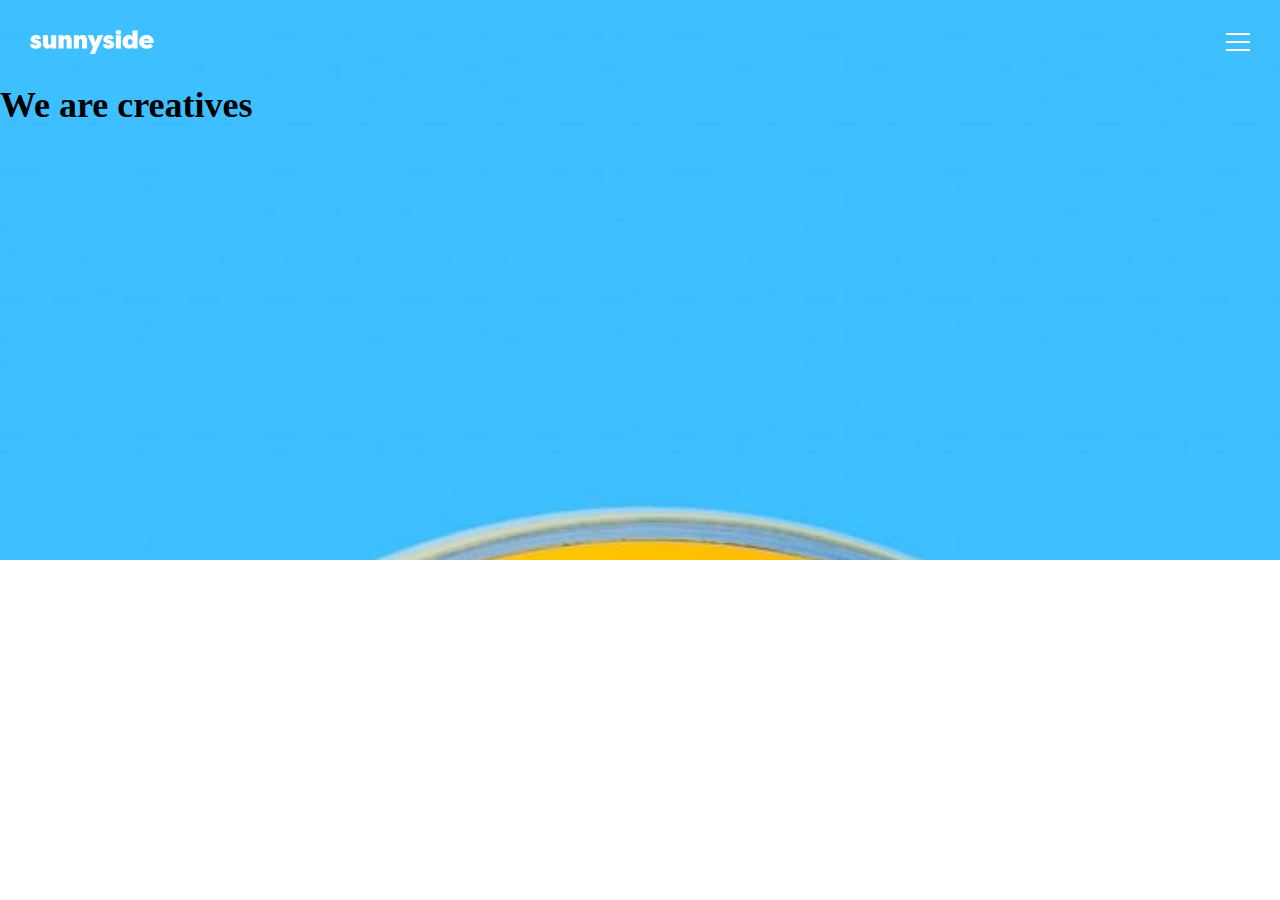
<file: 1- sunnyside-agency/index.html>
<!DOCTYPE html>
<html lang="en">

<head>
  <meta charset="UTF-8">
  <meta name="viewport" content="width=device-width, initial-scale=1.0">

  <link rel="icon" type="image/png" sizes="32x32" href="./images/favicon-32x32.png">

  <title>Frontend Mentor | Sunnyside agency landing page</title>
  <link rel="stylesheet" href="estilos.css">

</head>

<body>

   <header class="header">
    <nav class="container">
      <img src="images/logo.svg" alt="" class="container__logo">
      <img src="images/icon-hamburger.svg" alt="" class="nav__menu">
    </nav>

    <section class="container__text">
      <h1 class="container__title">We are creatives</h1>
    </section>

   </header>



  <!-- About
  Services
  Projects
  Contact

  We are creatives

  Transform your brand

  We are a full-service creative agency specializing in helping brands grow fast.
  Engage your clients through compelling visuals that do most of the marketing for you.

  Learn more

  Stand out to the right audience

  Using a collaborative formula of designers, researchers, photographers, videographers, and copywriters, we’ll build
  and extend your brand in digital places.

  Learn more

  Graphic design
  Great design makes you memorable. We deliver artwork that underscores your brand message and captures potential
  clients’ attention.

  Photography
  Increase your credibility by getting the most stunning, high-quality photos that improve your business image.

  Client testimonials

  We put our trust in Sunnyside and they delivered, making sure our needs were met and deadlines were always hit.
  Emily R.
  Marketing Director

  Sunnyside’s enthusiasm coupled with their keen interest in our brand’s success made it a satisfying and enjoyable
  experience.
  Thomas S.
  Chief Operating Officer

  Incredible end result! Our sales increased over 400% when we worked with Sunnyside. Highly recommended!
  Jennie F.
  Business Owner

  About
  Services
  Projects
  Contact -->


</body>

</html>
</file>
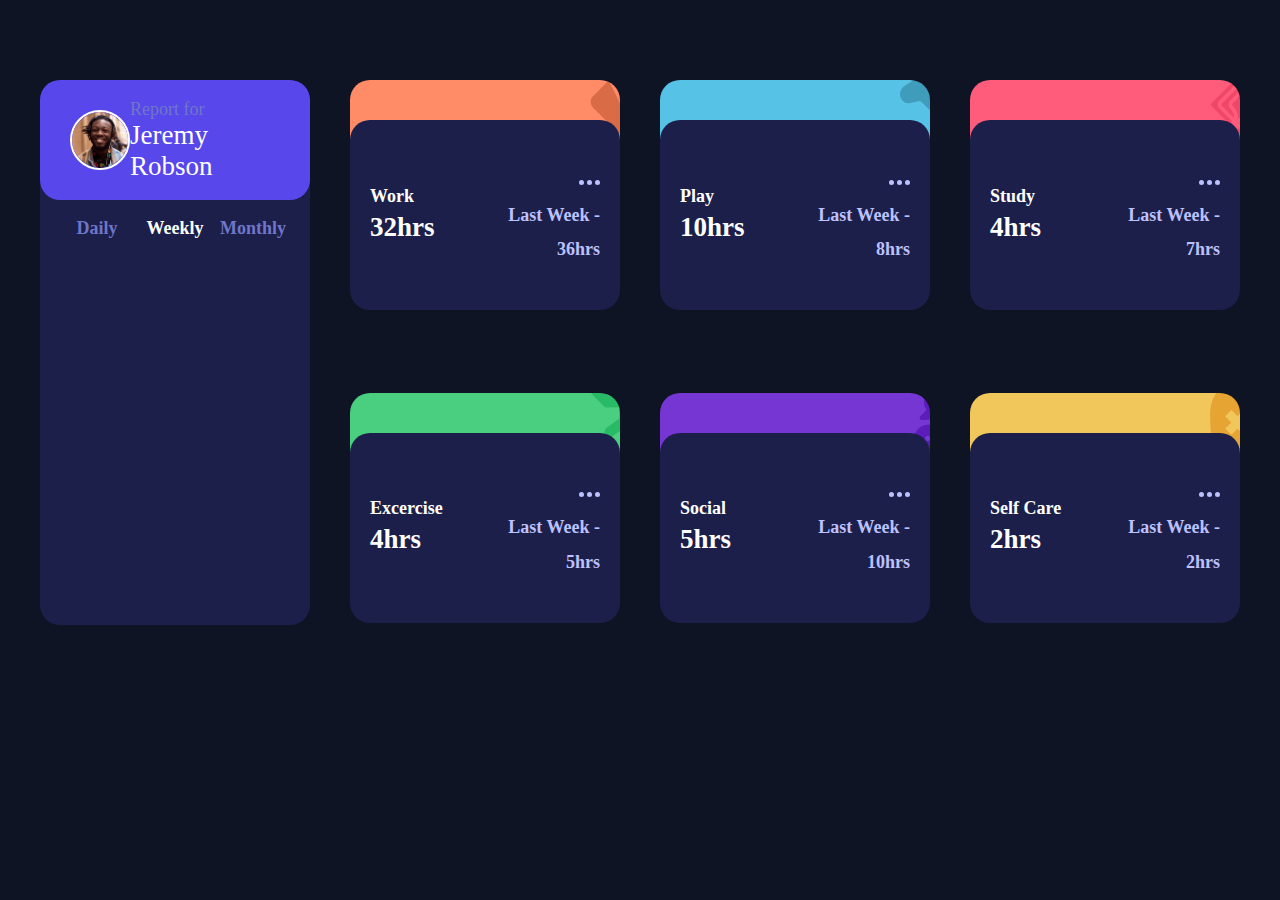
<file: 2- time-tracking-dashboard-main/index.html>
<!DOCTYPE html>
<html lang="en">
<head>
  <meta charset="UTF-8">
  <meta name="viewport" content="width=device-width, initial-scale=1.0"> <!-- displays site properly based on user's device -->

  <link rel="icon" type="image/png" sizes="32x32" href="./images/favicon-32x32.png">
  <title>Frontend Mentor | Time tracking dashboard</title>
  <link rel="stylesheet" href="estilos.css">
</head>
<body>

  <section class="card__person card1">
    <div class="card__profile">
      <img src="images/image-jeremy.png" alt="" class="card__img">
      <div class="card__datos">
        <h4 class="card__title">Report for</h4>
        <h2 class="card__name">Jeremy Robson</h2>
      </div>

    </div>
    <div class="card__date">
      <h4 class="card__daily">Daily</h4>
      <h4 class="card__weekly">Weekly</h4>
      <h4 class="card__monthly">Monthly</h4>
    </div>
  </section>

  <section class="card__horus card__person card2">
    <div class="card__picture"></div>
    <div class="card__color">
      <div class="card__texts">
        <h4 class="card__info">Work</h4>
        <h2 class="card__week">32hrs</h2>
      </div>
      <div class="card__descripcion">
        <img src="images/icon-ellipsis.svg" class="card__points">
        <h4 class="last">Last Week - 36hrs</h4>
      </div>
    </div>
  </section>

  <section class="card__horus card__person card__horus--1 card3">
    <div class="card__picture card__picture--1"></div>
    <div class="card__color">
      <div class="card__texts">
        <h4 class="card__info">Play</h4>
        <h2 class="card__week">10hrs</h2>
      </div>
      <div class="card__descripcion">
        <img src="images/icon-ellipsis.svg" class="card__points">
        <h4 class="last">Last Week - 8hrs</h4>
      </div>
    </div>
  </section>

  <section class="card__horus card__person card__horus--2 card4">
    <div class="card__picture card__picture--2"></div>
    <div class="card__color">
      <div class="card__texts">
        <h4 class="card__info">Study</h4>
        <h2 class="card__week">4hrs</h2>
      </div>
      <div class="card__descripcion">
        <img src="images/icon-ellipsis.svg" class="card__points">
        <h4 class="last">Last Week - 7hrs</h4>
      </div>
    </div>
  </section>
  
  <section class="card__horus card__person card__horus--3 card5">
    <div class="card__picture card__picture--3"></div>
    <div class="card__color">
      <div class="card__texts">
        <h4 class="card__info">Excercise</h4>
        <h2 class="card__week">4hrs</h2>
      </div>
      <div class="card__descripcion">
        <img src="images/icon-ellipsis.svg" class="card__points">
        <h4 class="last">Last Week - 5hrs</h4>
      </div>
    </div>
  </section>
  
  <section class="card__horus card__person card__horus--4 card6">
    <div class="card__picture card__picture--4"></div>
    <div class="card__color">
      <div class="card__texts">
        <h4 class="card__info">Social</h4>
        <h2 class="card__week">5hrs</h2>
      </div>
      <div class="card__descripcion">
        <img src="images/icon-ellipsis.svg" class="card__points">
        <h4 class="last">Last Week - 10hrs</h4>
      </div>
    </div>
  </section>

  <section class="card__horus card__person card__horus--5 card7">
    <div class="card__picture card__picture--5"></div>
    <div class="card__color">
      <div class="card__texts">
        <h4 class="card__info">Self Care</h4>
        <h2 class="card__week">2hrs</h2>
      </div>
      <div class="card__descripcion">
        <img src="images/icon-ellipsis.svg" class="card__points">
        <h4 class="last">Last Week - 2hrs</h4>
      </div>
    </div>
  </section>

  

</body>
</html>
</file>
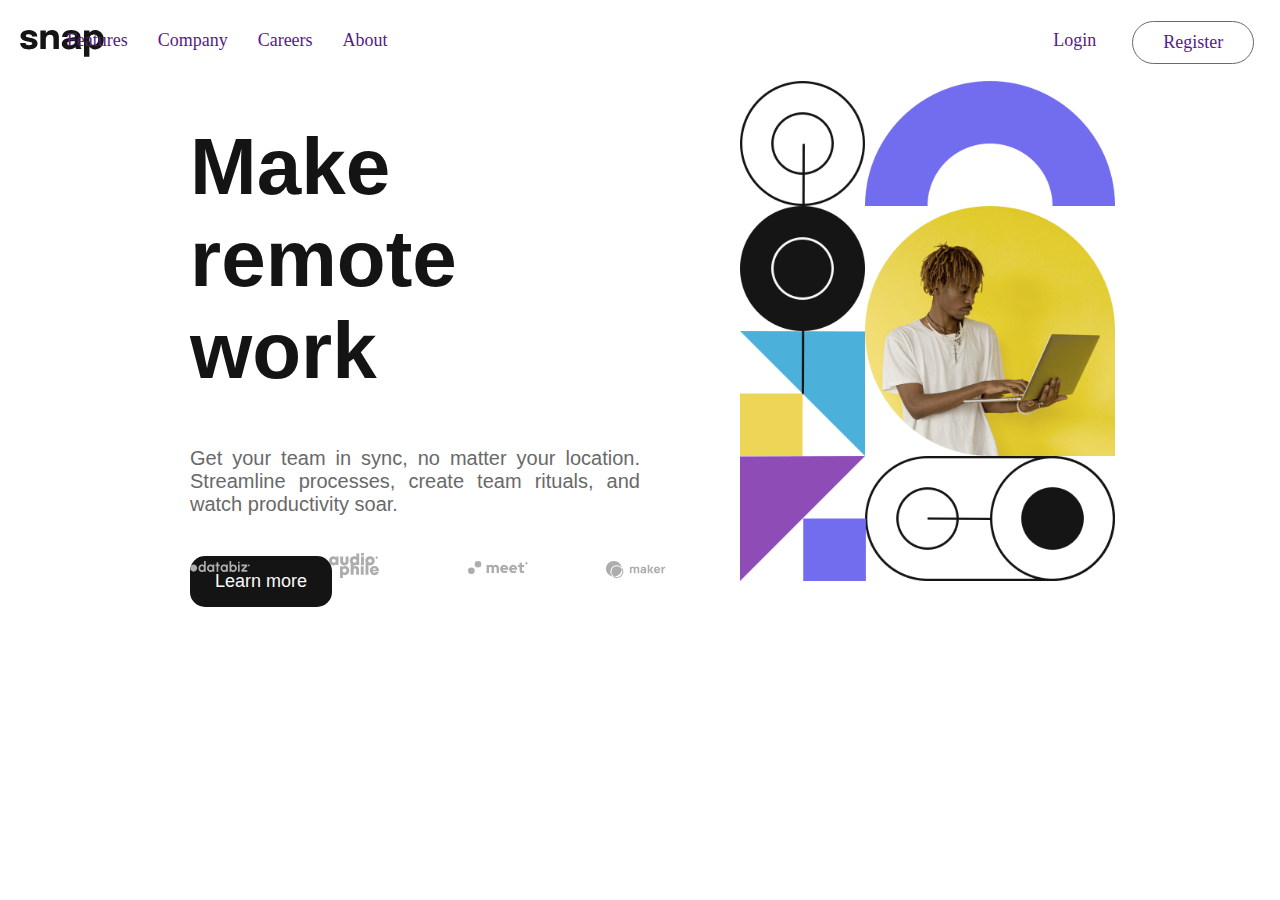
<file: 3- intro-section-with-dropdown-navigation-main/index.html>
<!DOCTYPE html>
<html lang="en">
<head>
  <meta charset="UTF-8">
  <meta name="viewport" content="width=device-width, initial-scale=1.0"> <!-- displays site properly based on user's device -->

  <link rel="icon" type="image/png" sizes="32x32" href="./images/favicon-32x32.png">
  
  <title>Frontend Mentor | Intro section with dropdown navigation</title>
  <link rel="stylesheet" href="styles.css">
</head>
<body>

  <section class="card__principal">
    <nav class="card__nav">
      <img src="images/logo.svg" alt="" class="card__logo">
      <img src="images/icon-menu.svg" alt="" class="card__menu">
      <div class="rigth">
        <a href="" class="nav7 nav1">Features </a>
        <a href="" class="nav7 nav2">Company </a>
        <a href="" class="nav7 nav3">Careers</a>
        <a href="" class="nav7 nav4">About</a>
      </div>
      <div class="left">
        <a href="" class="nav7 nav5">Login</a>
        <a href="" class="nav7 nav6">Register</a>
      </div>
    </nav>
  </section>
  <div class="card__img">
    <!-- <img src="images/image-hero-mobile.png" alt="" class="card__profileimage"> -->
    <div class="card__profileimage"></div>
  </div>

  <section class="card">
    <div class="card__profileimage2"></div>
    <div class="card__title">
      <h2 class="card__titletext">Make remote work</h2>
      <p class="card__paragragh">Get your team in sync, no matter your location. Streamline processes, 
        create team rituals, and watch productivity soar.</p>
      <a href="" class="card__botton">Learn more</a>
    </div>
    
  </section>

  <section class="card__icon card__principal">
    <div class="card__icons">
      <img src="images/client-databiz.svg" alt="" class="data">
      <img src="images/client-audiophile.svg" alt="" class="data data--1">
      <img src="images/client-meet.svg" alt="" class="data">
      <img src="images/client-maker.svg" alt="" class="data">
    </div>
  </section>
</body>
</html>
</file>
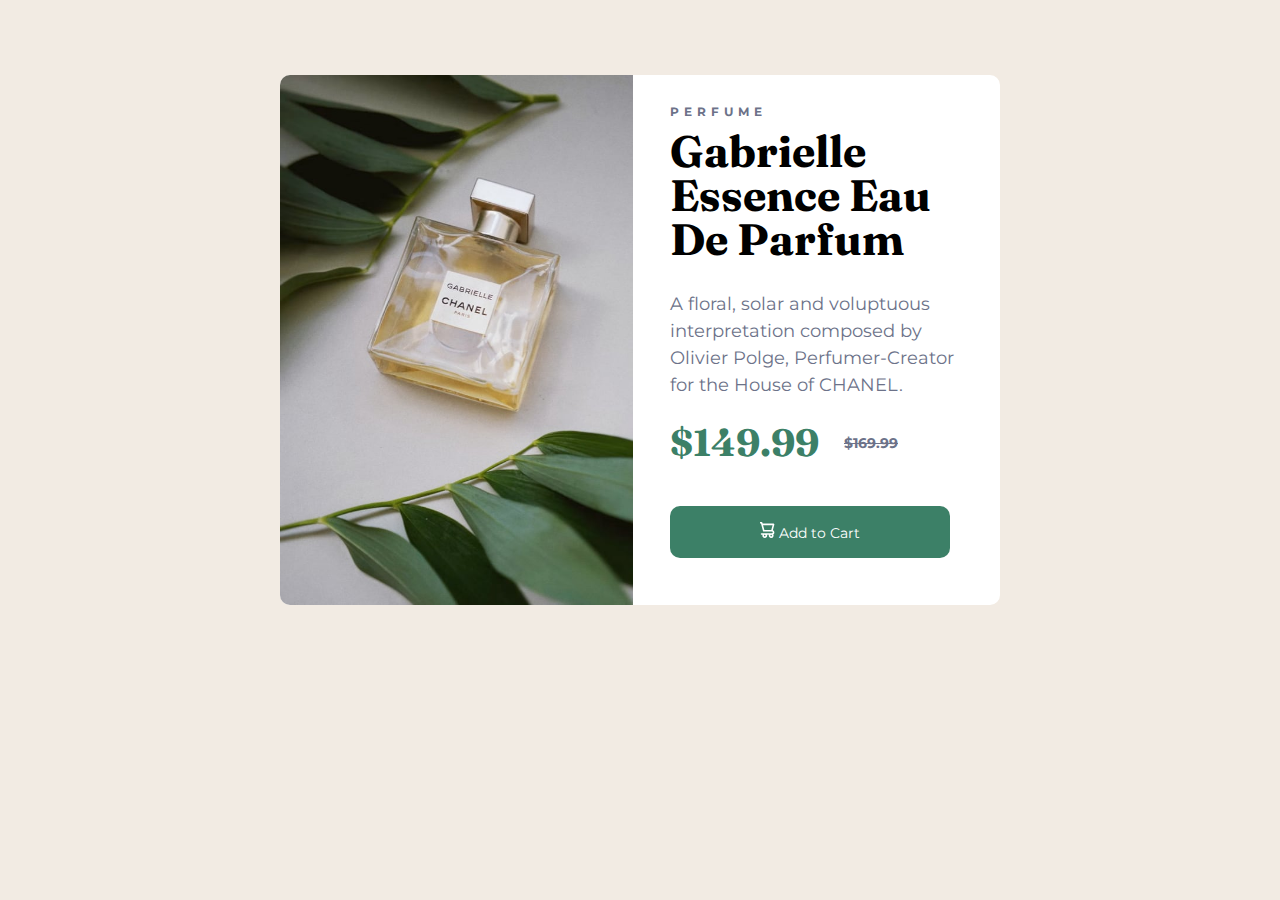
<file: 4-product-preview-card-component-main/index.html>
<!DOCTYPE html>
<html lang="en">
<head>
  <meta charset="UTF-8">
  <meta name="viewport" content="width=device-width, initial-scale=1.0"> <!-- displays site properly based on user's device -->

  <link rel="icon" type="image/png" sizes="32x32" href="./images/favicon-32x32.png">
  
  <title>Frontend Mentor | Product preview card component</title>
  <link rel="stylesheet" href="style.css">
  <link rel="preconnect" href="https://fonts.googleapis.com">
<link rel="preconnect" href="https://fonts.gstatic.com" crossorigin>
<link href="https://fonts.googleapis.com/css2?family=Fraunces:opsz,wght@9..144,700&family=Montserrat:wght@500;700&display=swap" rel="stylesheet">

</head>
<body>

  <section class="card">
    <div class="card__card">
      <div class="card__img"></div>
    </div>
    <div class="card__content">
      <h5 class="card__coment">PERFUME</h5>
      <h1 class="card__title">Gabrielle Essence Eau De Parfum</h1>
      <p class="card__paragraph">A floral, solar and voluptuous interpretation composed by Olivier Polge, 
        Perfumer-Creator for the House of CHANEL.</p>
      <div class="card__cantidad">
        <h3 class="card__price">$149.99</h3>
      <h4 class="card__price--1">$169.99</h4>
      </div>
      <div class="card__botton"> <img src="images/icon-cart.svg" alt="" class="card__icon"> Add to Cart</div>
    </div>

  </section>
  



  
  

  

  </div>
</body>
</html>
</file>
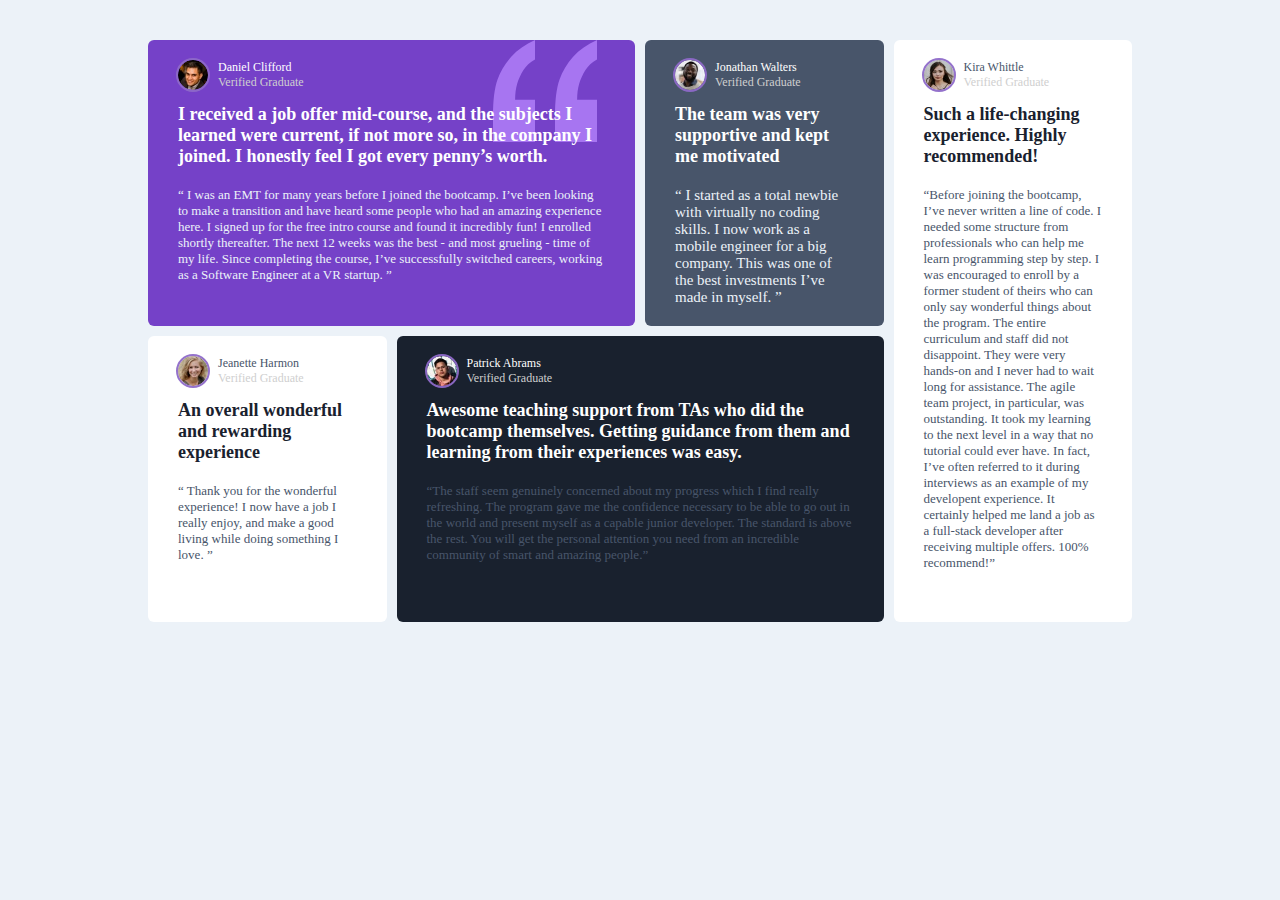
<file: 5- testimonials-grid-section-main/index.html>
<!DOCTYPE html>
<html lang="en">
<head>
  <meta charset="UTF-8">
  <meta name="viewport" content="width=device-width, initial-scale=1.0"> <!-- displays site properly based on user's device -->

  <link rel="icon" type="image/png" sizes="32x32" href="./images/favicon-32x32.png">
  
  <title>Frontend Mentor | [Challenge Name Here]</title>
  <link rel="stylesheet" href="style.css">

</head>
<body>

  <div class="container">
    <article class="card">
      <div class="content__inter">       
      <div class="header">    
        <img src="images/image-daniel.jpg" alt="" class="hero__img">
        <div class="text__div">
        <div class="hero__title">Daniel Clifford</div>
        <div class="hero__subtitle">Verified Graduate</div>
        </div>            
      </div>
      <div class="content">
        <p class="hero__paragraph">I received a job offer mid-course, and the subjects I learned were current, if not more so, 
          in the company I joined. I honestly feel I got every penny’s worth.</p>
        <p class="hero__second__paragraph">
          “ I was an EMT for many years before I joined the bootcamp. I’ve been looking to make a 
          transition and have heard some people who had an amazing experience here. I signed up 
          for the free intro course and found it incredibly fun! I enrolled shortly thereafter. 
          The next 12 weeks was the best - and most grueling - time of my life. Since completing 
          the course, I’ve successfully switched careers, working as a Software Engineer at a VR startup. ”
        </p>
      </div>
    </div>
    </article>
    <article class="card card--1">
      <div class="content__inter">       
      <div class="header">    
        <img src="images/image-jonathan.jpg" alt="" class="hero__img">
        <div class="text__div">
        <div class="hero__title">Jonathan Walters</div>
        <div class="hero__subtitle">Verified Graduate</div>
        </div>            
      </div>
      <div class="content">
        <p class="hero__paragraph">The team was very supportive and kept me motivated</p>
        <p class="hero__second__paragraph paragrahp--1">“ I started as a total newbie with virtually no coding skills. I now work as a mobile engineer 
          for a big company. This was one of the best investments I’ve made in myself. ”
        </p>
      </div>
    </div>
    </article>
    <article class="card card--2">
      <div class="content__inter">       
      <div class="header">    
        <img src="images/image-jeanette.jpg" alt="" class="hero__img">
        <div class="text__div">
        <div class="hero__title title--1">Jeanette Harmon</div>
        <div class="hero__subtitle">Verified Graduate</div>
        </div>            
      </div>
      <div class="content">
        <p class="hero__paragraph paragraph--2">An overall wonderful and rewarding experience</p>
        <p class="hero__second__paragraph paragraph--3">“ Thank you for the wonderful experience! I now have a job I really enjoy, and make a good living 
          while doing something I love. ”
        </p>
      </div>
    </div>
    </article>
    <article class="card card--3">
      <div class="content__inter">       
      <div class="header">    
        <img src="images/image-patrick.jpg" alt="" class="hero__img">
        <div class="text__div">
        <div class="hero__title">Patrick Abrams</div>
        <div class="hero__subtitle">Verified Graduate</div>
        </div>            
      </div>
      <div class="content">
        <p class="hero__paragraph">Awesome teaching support from TAs who did the bootcamp themselves. Getting guidance from them and 
          learning from their experiences was easy.</p>
        <p class="hero__second__paragraph paragraph--3">“The staff seem genuinely concerned about my progress which I find really refreshing. The program 
          gave me the confidence necessary to be able to go out in the world and present myself as a capable 
          junior developer. The standard is above the rest. You will get the personal attention you need from 
          an incredible community of smart and amazing people.”
        </p>
      </div>
    </div>
    </article>
    <article class="card card--4">
      <div class="content__inter">       
      <div class="header">    
        <img src="images/image-kira.jpg" alt="" class="hero__img">
        <div class="text__div">
        <div class="hero__title title--1">Kira Whittle</div>
        <div class="hero__subtitle">Verified Graduate</div>
        </div>            
      </div>
      <div class="content">
        <p class="hero__paragraph paragraph--2">Such a life-changing experience. Highly recommended!</p>
        <p class="hero__second__paragraph paragraph--3">“Before joining the bootcamp, I’ve never written a line of code. I needed some structure from 
          professionals who can help me learn programming step by step. I was encouraged to enroll by a former 
          student of theirs who can only say wonderful things about the program. The entire curriculum and staff 
          did not disappoint. They were very hands-on and I never had to wait long for assistance. The agile team 
          project, in particular, was outstanding. It took my learning to the next level in a way that no tutorial 
          could ever have. In fact, I’ve often referred to it during interviews as an example of my developent 
          experience. It certainly helped me land a job as a full-stack developer after receiving multiple offers. 
          100% recommend!” 
        </p>
      </div>
    </div>
    </article>
  </div> 
</body>
</html>
</file>
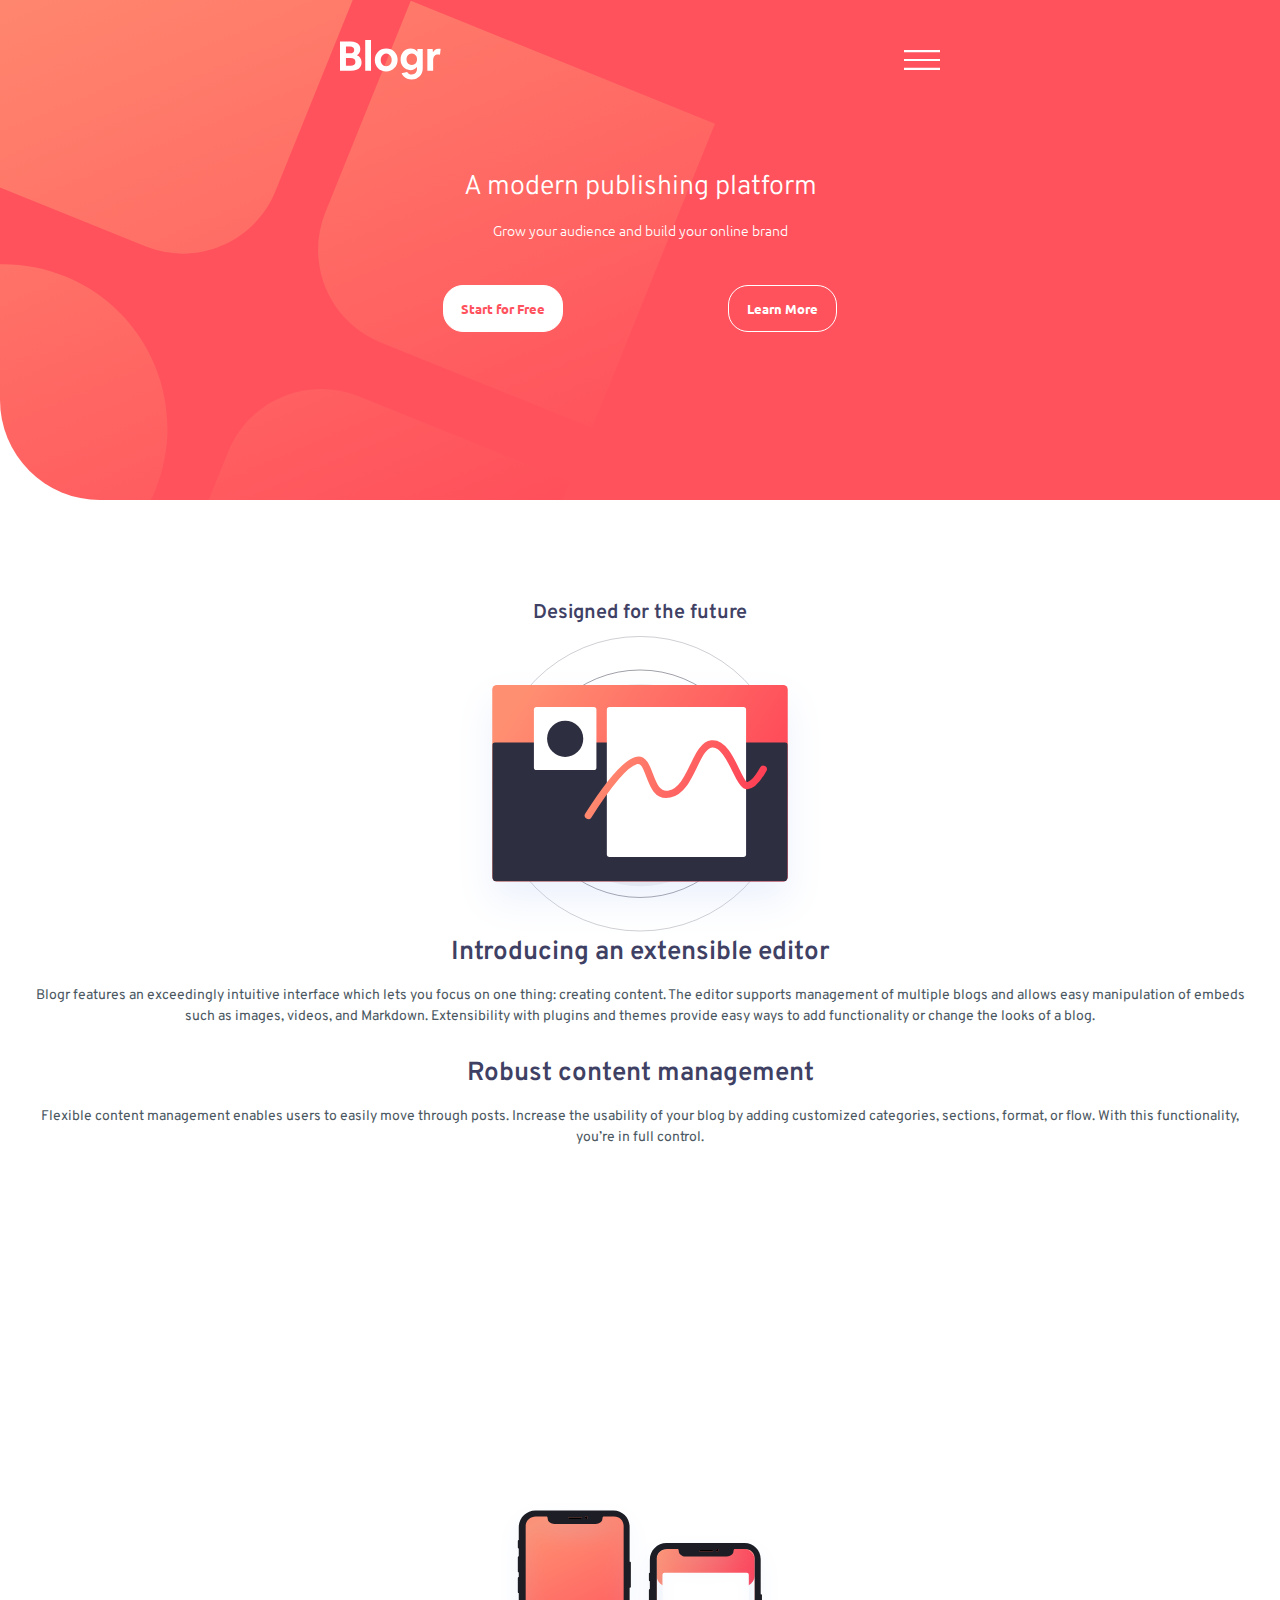
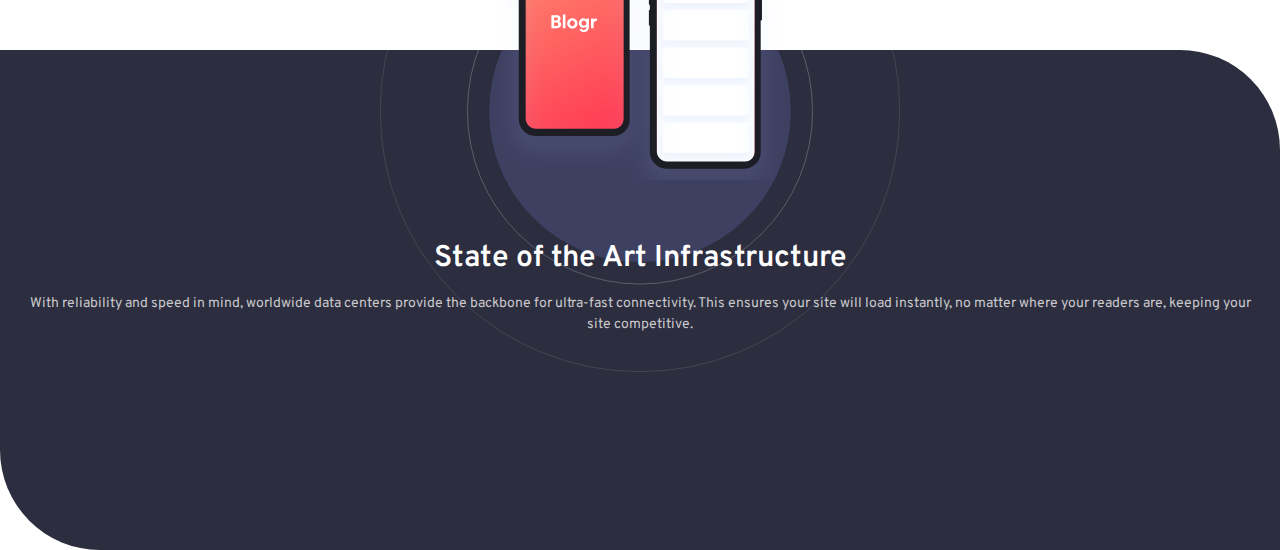
<file: 6- blogr-landing-page-main/index.html>
<!DOCTYPE html>
<html lang="en">
<head>
  <meta charset="UTF-8">
  <meta name="viewport" content="width=device-width, initial-scale=1.0"> <!-- displays site properly based on user's device -->

  <link rel="icon" type="image/png" sizes="32x32" href="./images/favicon-32x32.png">
  
  <title>Frontend Mentor | [Blogr]</title>
  <link rel="stylesheet" href="styles.css">
</head>
<body>
<div class="conteiner__grid">
<div class="conteiner">
  <header class="conteiner__box">
    <nav class="nav__container">
      <img src="images/logo.svg" alt="" class="nav__logo">
      <img src="images/icon-hamburger.svg" alt="" class="nav__menu">
    </nav>
    <div class="box">
      <div class="title">A modern publishing platform</div>
      <p class="paragraph">Grow your audience and build your online brand</p>
      <div class="ctas">
        <a href="" class="bottom bottom1">Start for Free</a>
        <a href="" class="bottom">Learn More</a>
      </div>
    </div>
  </header>
</div>

<section class="conteiner__2">
  <div class="title__2">Designed for the future</div>
  <div class="img__compu">
    <div class="img__computer"></div>
  </div>
  <div class="conteiner__texts">
    <div class="title__item title__2">Introducing an extensible editor</div>
    <p class="paragraph__item">Blogr features an exceedingly intuitive interface which lets you focus on one thing:
      creating content.
      The editor supports management of multiple blogs and allows easy manipulation of embeds such as images,
      videos, and Markdown. Extensibility with plugins and themes provide easy ways to add functionality or
      change the looks of a blog.</p>
    <div class="title__item2 title__2">Robust content management</div>
    <p class="paragraph__item">Flexible content management enables users to easily move through posts. Increase the
      usability of your blog
      by adding customized categories, sections, format, or flow. With this functionality, you’re in full control.</p>
  </div>

</section>

<section class="conteiner__3">
  <div class="img__tel">
  </div>
  <div class="conteiner__texts2">
    <div class="title__item2 title__item3">State of the Art Infrastructure</div>
    <p class="paragraph__item paragraph__2">With reliability and speed in mind, worldwide data centers provide the backbone for ultra-fast connectivity. 
      This ensures your site will load instantly, no matter where your readers are, keeping your site competitive.</p>
  </div>

</section>




</div>
    <!-- 
    

    
    


    

    
    

    Free, open, simple
    Blogr is a free and open source application backed by a large community of helpful developers. It supports 
    features such as code syntax highlighting, RSS feeds, social media integration, third-party commenting tools, 
    and works seamlessly with Google Analytics. The architecture is clean and is relatively easy to learn.

    Powerful tooling
    Batteries included. We built a simple and straightforward CLI tool that makes customization and deployment a breeze, but
    capable of producing even the most complicated sites.

    Product

    Overview
    Pricing
    Marketplace
    Features
    Integrations

    Company

    About
    Team
    Blog
    Careers

    Connect
    
    Contact
    Newsletter
    LinkedIn -->

</body>
</html>
</file>
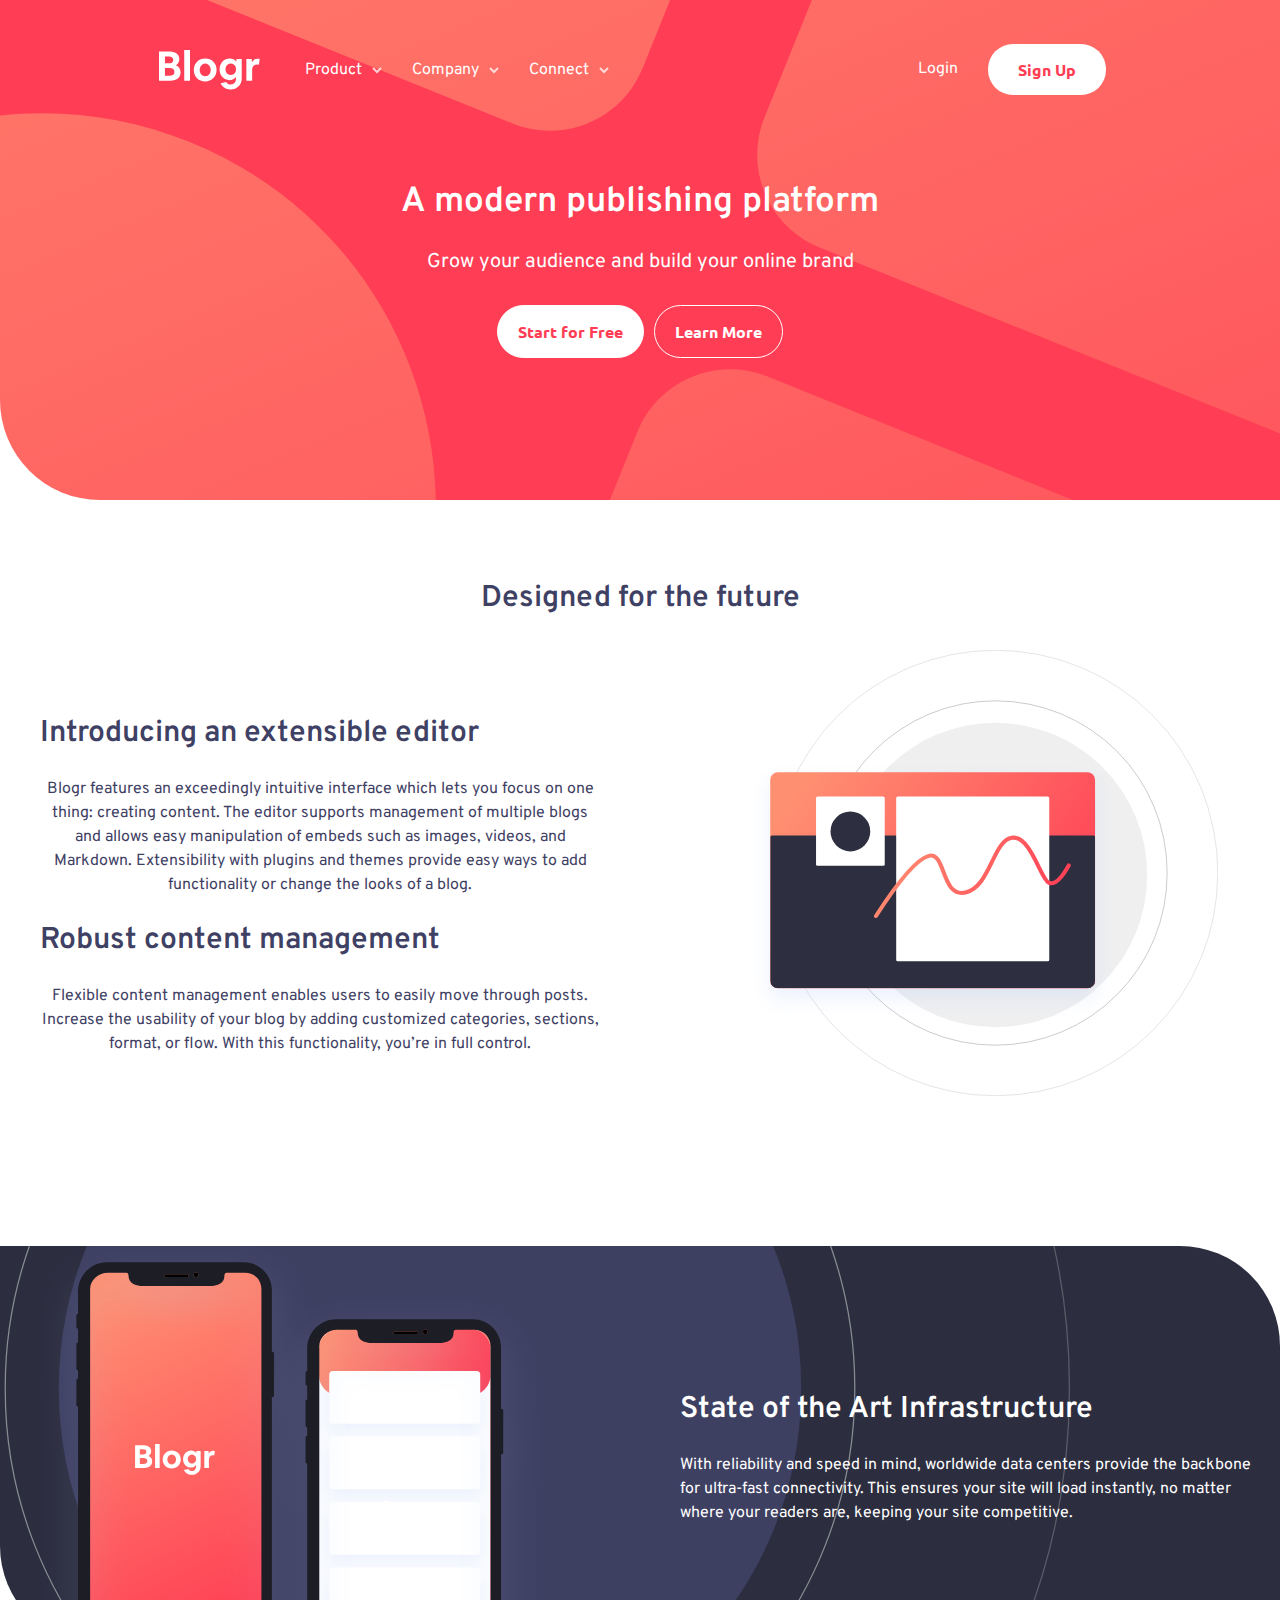
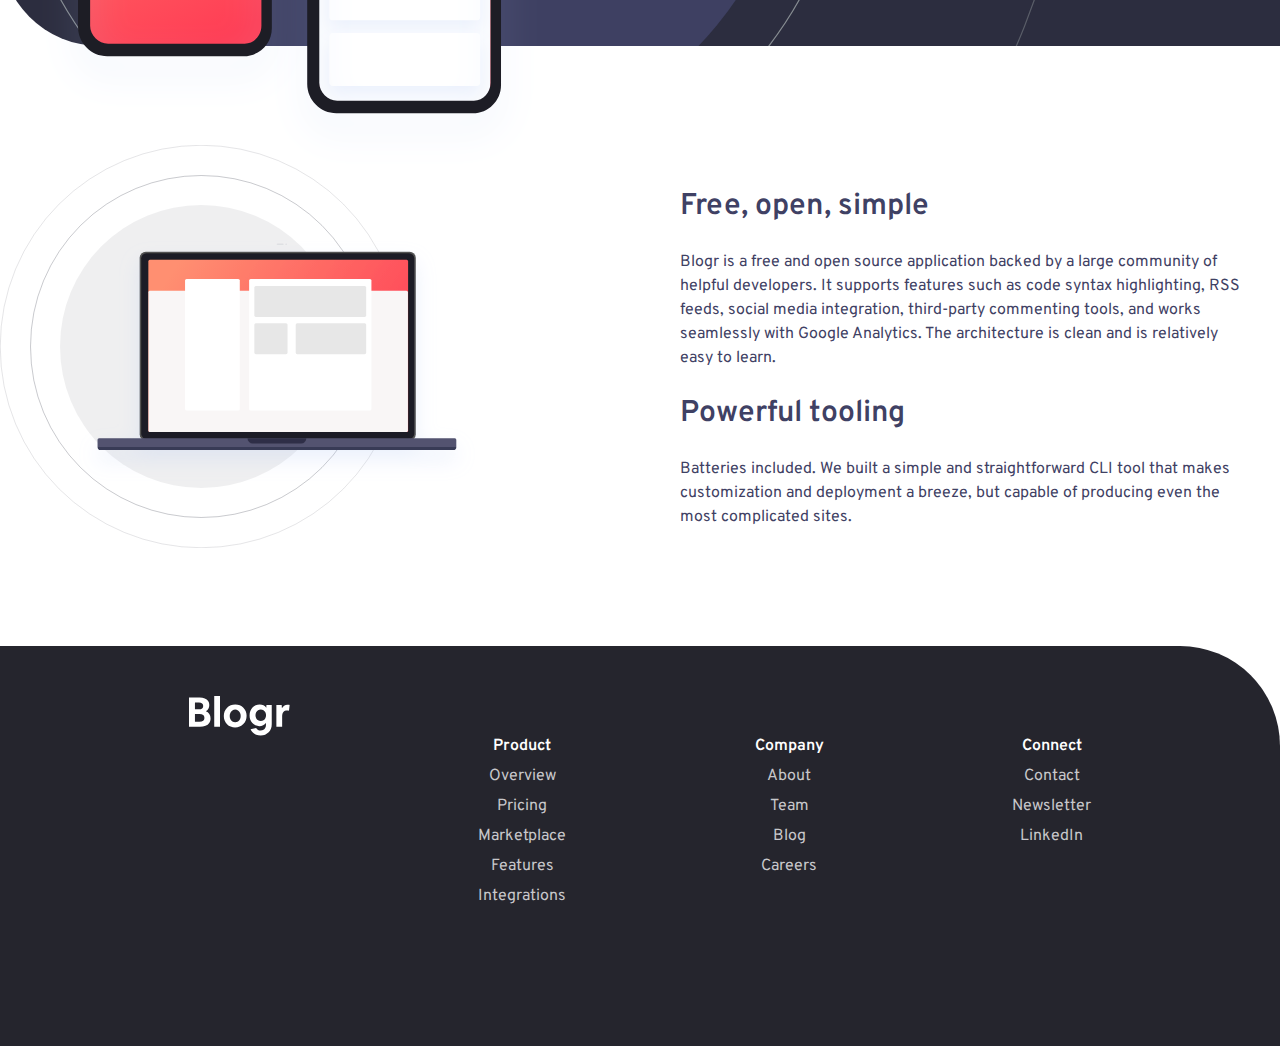
<file: 6-blogr-landing-page-main/index.html>
<!DOCTYPE html>
<html lang="en">
  <head>
    <meta charset="UTF-8" />
    <meta name="viewport" content="width=device-width, initial-scale=1.0" />
    <!-- displays site properly based on user's device -->

    <link
      rel="icon"
      type="image/png"
      sizes="32x32"
      href="./images/favicon-32x32.png"
    />

    <title>Frontend Mentor | [Blogr]</title>
    <link rel="stylesheet" href="styles.css" />
  </head>
  <body>
    <div class="container">
      <header class="hero">
        <nav class="nav">
          <div class="nav__main">
            <img src="images/logo.svg" alt="Logo empresa" class="nav__logo" />

            <ul class="nav__links">
              <li>
                <a href="#" class="nav__link">Product</a
                ><img src="images/icon-arrow-light.svg" class="nav__img" />
              </li>
              <li>
                <a href="#" class="nav__link">Company</a
                ><img src="images/icon-arrow-light.svg" class="nav__img" />
              </li>
              <li>
                <a href="#" class="nav__link">Connect</a
                ><img src="images/icon-arrow-light.svg" class="nav__img" />
              </li>
            </ul>
          </div>

          <ul class="nav__links">
            <li><a href="#" class="nav__link">Login</a></li>
            <li><a href="#" class="nav__link nav__link--main">Sign Up</a></li>
          </ul>

          <img
            src="images/icon-hamburger.svg"
            alt="Icon hamburger"
            class="nav__hamburger"
          />
        </nav>

        <div class="hero__texts">
          <h1 class="hero__title">A modern publishing platform</h1>
          <p class="hero__paragraph">
            Grow your audience and build your online brand
          </p>
        </div>

        <div class="hero__ctas">
          <a href="#" class="hero__cta hero__cta--full">Start for Free</a>
          <a href="#" class="hero__cta">Learn More</a>
        </div>
      </header>

      <section class="section section--intro">
        <h2 class="section__title">Designed for the future</h2>
        <div class="section__img"></div>

        <div class="container__info">
          <div class="section__texts">
            <h3 class="section__subtitle">Introducing an extensible editor</h3>
            <p class="section__paragraph">
              Blogr features an exceedingly intuitive interface which lets you
              focus on one thing: creating content. The editor supports
              management of multiple blogs and allows easy manipulation of
              embeds such as images, videos, and Markdown. Extensibility with
              plugins and themes provide easy ways to add functionality or
              change the looks of a blog.
            </p>
            <h3 class="section__subtitle">Robust content management</h3>
            <p class="section__paragraph">
              Flexible content management enables users to easily move through
              posts. Increase the usability of your blog by adding customized
              categories, sections, format, or flow. With this functionality,
              you’re in full control.
            </p>
          </div>
        </div>
      </section>

      <section class="section section--infrastucture">
        <div class="section__img section__img--2"></div>

        <div class="section__texts">
          <h3 class="section__subtitle">State of the Art Infrastructure</h3>
          <p class="section__paragraph">
            With reliability and speed in mind, worldwide data centers provide
            the backbone for ultra-fast connectivity. This ensures your site
            will load instantly, no matter where your readers are, keeping your
            site competitive.
          </p>
        </div>
      </section>

      <section class="section section--simple">
        <div class="section__img section__img--3"></div>

        <div class="container__info">
          <div class="section__texts">
            <h3 class="section__subtitle">Free, open, simple</h3>
            <p class="section__paragraph">
              Blogr is a free and open source application backed by a large
              community of helpful developers. It supports features such as code
              syntax highlighting, RSS feeds, social media integration,
              third-party commenting tools, and works seamlessly with Google
              Analytics. The architecture is clean and is relatively easy to
              learn.
            </p>
            <h3 class="section__subtitle">Powerful tooling</h3>
            <p class="section__paragraph">
              Batteries included. We built a simple and straightforward CLI tool
              that makes customization and deployment a breeze, but capable of
              producing even the most complicated sites.
            </p>
          </div>
        </div>
      </section>

      <footer class="footer">
        <a href="#"><img src="images/logo.svg" alt="logo" /></a>

        <nav class="footer__nav__links">
          <a href="#" class="footer__nav__link footer__nav__link--main"
            >Product</a
          >
          <a href="#" class="footer__nav__link footer__nav__link">Overview</a>
          <a href="#" class="footer__nav__link footer__nav__link">Pricing</a>
          <a href="#" class="footer__nav__link footer__nav__link"
            >Marketplace</a
          >
          <a href="#" class="footer__nav__link footer__nav__link">Features</a>
          <a href="#" class="footer__nav__link footer__nav__link"
            >Integrations</a
          >
        </nav>

        <nav class="footer__nav__links">
          <a href="#" class="footer__nav__link footer__nav__link--main"
            >Company</a
          >
          <a href="#" class="footer__nav__link footer__nav__link">About</a>
          <a href="#" class="footer__nav__link footer__nav__link">Team</a>
          <a href="#" class="footer__nav__link footer__nav__link">Blog</a>
          <a href="#" class="footer__nav__link footer__nav__link">Careers</a>
        </nav>

        <nav class="footer__nav__links">
          <a href="#" class="footer__nav__link footer__nav__link--main"
            >Connect</a
          >
          <a href="#" class="footer__nav__link footer__nav__link">Contact</a>
          <a href="#" class="footer__nav__link footer__nav__link">Newsletter</a>
          <a href="#" class="footer__nav__link footer__nav__link">LinkedIn</a>
        </nav>
      </footer>
    </div>
  </body>
</html>
</file>
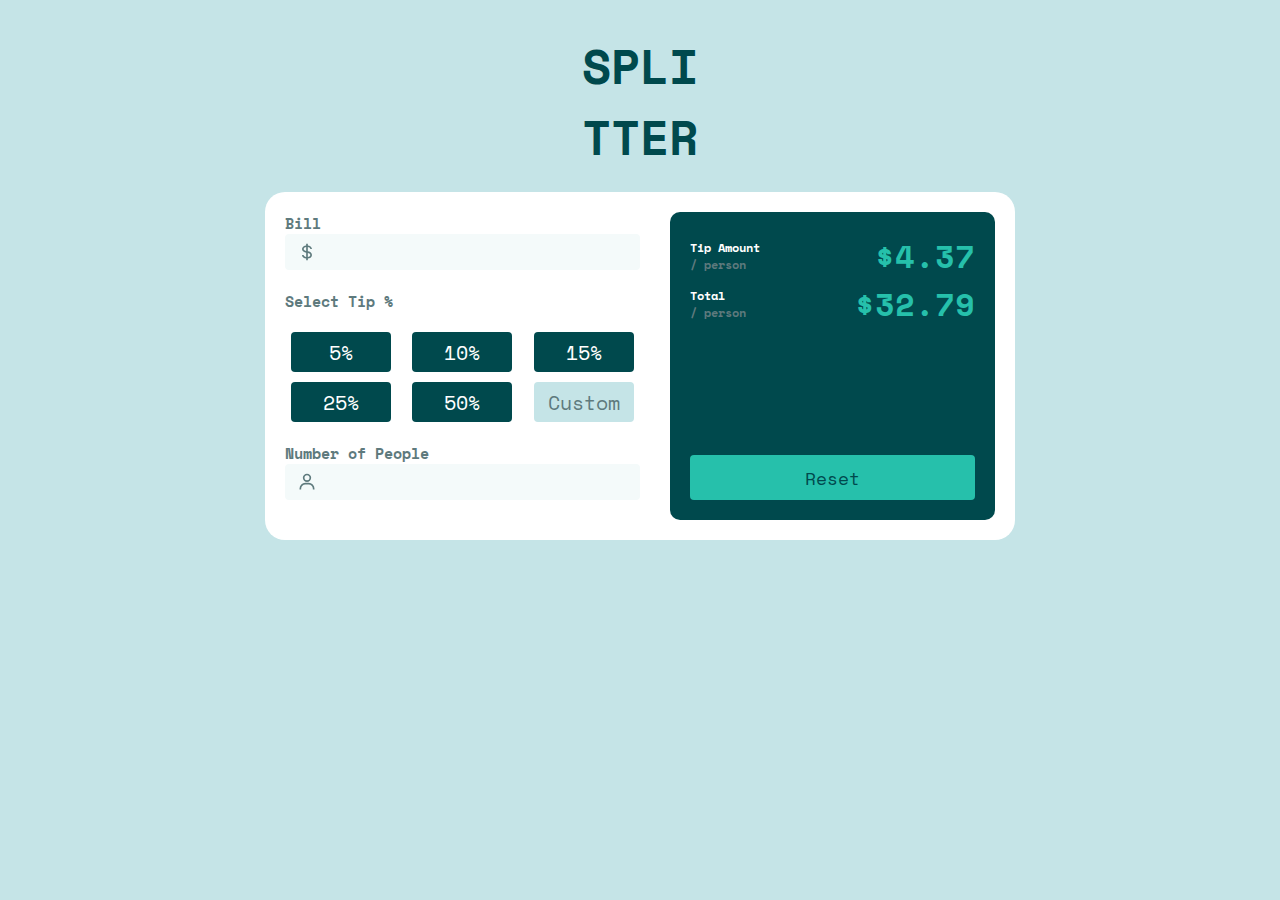
<file: 7-tip-calculator-app-main/index.html>
<!DOCTYPE html>
<html lang="en">
  <head>
    <meta charset="UTF-8" />
    <meta name="viewport" content="width=device-width, initial-scale=1.0" />
    <link
      rel="icon"
      type="image/png"
      sizes="32x32"
      href="./images/favicon-32x32.png"
    />
    <link rel="stylesheet" href="css/style.css" />
    <title>Frontend Mentor | Tip calculator app</title>
  </head>
  <body>
    <section class="container">
      <h1 class="container--title">SPLI<span>TTER</span></h1>
      <section class="container--box">
        <section class="container--left">
          <div>
            <h2 class="container--box--title">Bill</h2>
            <div class="input-wrapper">
              <input
                class="container--box-input"
                type="number"
                step="0.01"
                name=""
                id=""
                min="0"
                max="10000"
              />
              <svg
                xmlns="http://www.w3.org/2000/svg"
                viewBox="0 0 24 24"
                class="input-icon"
                fill="currentColor"
              >
                <path
                  d="M15.999 8.5h2c0-2.837-2.755-4.131-5-4.429V2h-2v2.071c-2.245.298-5 1.592-5 4.429 0 2.706 2.666 4.113 5 4.43v4.97c-1.448-.251-3-1.024-3-2.4h-2c0 2.589 2.425 4.119 5 4.436V22h2v-2.07c2.245-.298 5-1.593 5-4.43s-2.755-4.131-5-4.429V6.1c1.33.239 3 .941 3 2.4zm-8 0c0-1.459 1.67-2.161 3-2.4v4.799c-1.371-.253-3-1.002-3-2.399zm8 7c0 1.459-1.67 2.161-3 2.4v-4.8c1.33.239 3 .941 3 2.4z"
                ></path>
              </svg>
            </div>
          </div>
          <div>
            <h2 class="container--title__tip">Select Tip %</h2>
            <article class="main--container--button">
              <button class="container--button">5%</button>
              <button class="container--button">10%</button>
              <button class="container--button">15%</button>
              <button class="container--button">25%</button>
              <button class="container--button">50%</button>
              <button class="container--button button-white">Custom</button>
            </article>
          </div>
          <div class="container--number">
            <h2 class="container--box--title">Number of People</h2>
            <div class="input-wrapper">
              <input
                class="container--box-input"
                type="number"
                step="0.01"
                name=""
                id=""
                min="0"
                max="10000"
              />

              <svg
                xmlns="http://www.w3.org/2000/svg"
                viewBox="0 0 24 24"
                fill="currentColor"
                class="input-icon"
              >
                <path
                  d="M12 2a5 5 0 1 0 5 5 5 5 0 0 0-5-5zm0 8a3 3 0 1 1 3-3 3 3 0 0 1-3 3zm9 11v-1a7 7 0 0 0-7-7h-4a7 7 0 0 0-7 7v1h2v-1a5 5 0 0 1 5-5h4a5 5 0 0 1 5 5v1z"
                ></path>
              </svg>
            </div>
          </div>
        </section>
        <section class="container--box--tip">
          <div>
            <article class="container--tip">
              <div>
                <h3 class="title--tip">Tip Amount</h3>
                <h3>/ person</h3>
              </div>
              <h3 class="price--tip">$4.37</h3>
            </article>
            <article class="container--tip">
              <div>
                <h3 class="title--tip">Total</h3>
                <h3>/ person</h3>
              </div>
              <h3 class="price--tip">$32.79</h3>
            </article>
          </div>
          <button class="button--reset">Reset</button>
        </section>
      </section>
    </section>
    <!--  




  Total
  / person

  Reset -->
  </body>
</html>
</file>
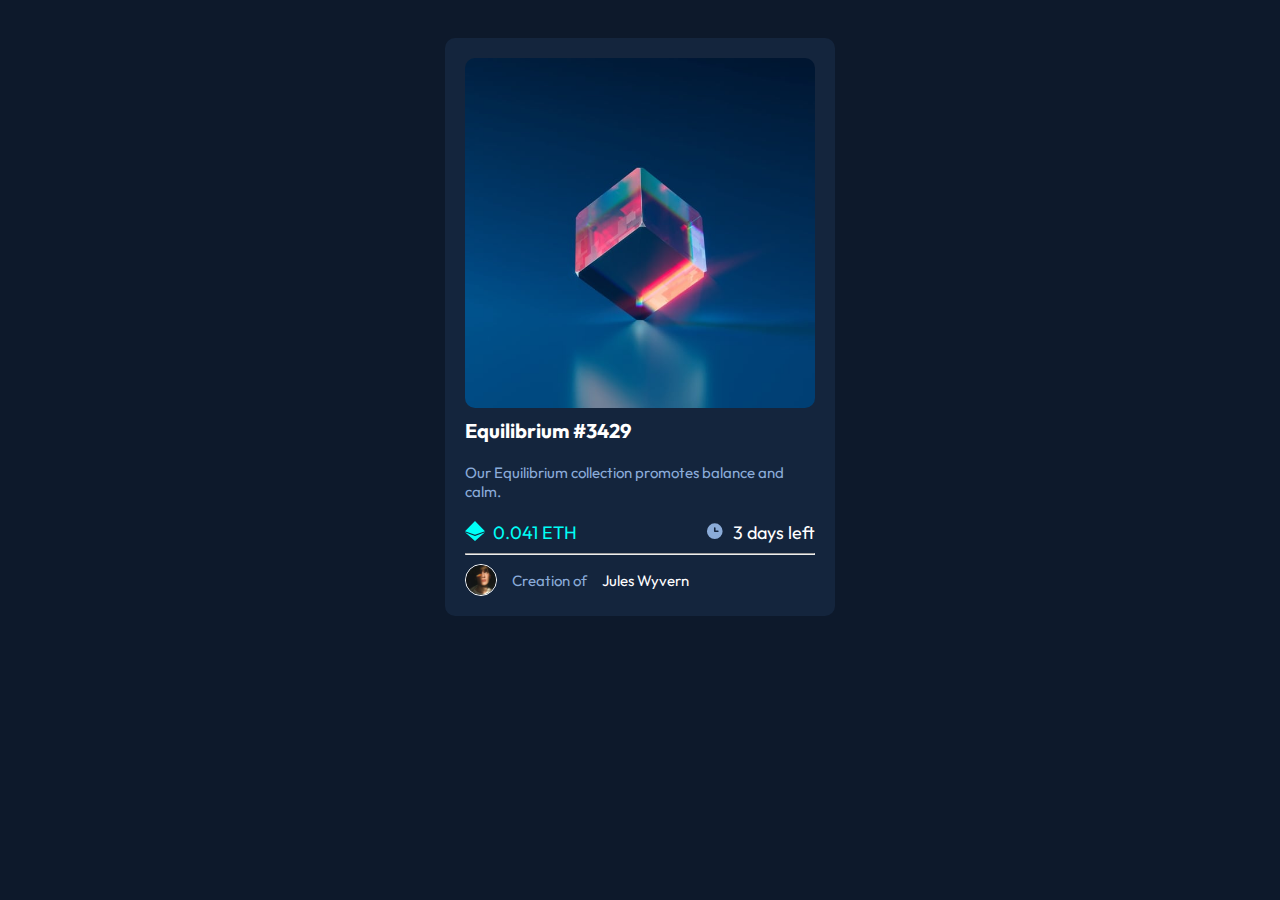
<file: 8-nft-preview-card-component-main/index.html>
<!DOCTYPE html>
<html lang="en">
  <head>
    <meta charset="UTF-8" />
    <meta name="viewport" content="width=device-width, initial-scale=1.0" />
    <!-- displays site properly based on user's device -->

    <link
      rel="icon"
      type="image/png"
      sizes="32x32"
      href="./images/favicon-32x32.png"
    />
    <link rel="stylesheet" href="css/style.css" />
    <title>Frontend Mentor | NFT preview card component</title>
  </head>
  <body>
    <section>
      <img
        class="section--image--top"
        src="images/image-equilibrium.jpg"
        alt=""
      />
      <h1 class="section--title">Equilibrium #3429</h1>
      <p class="section--paragraph">
        Our Equilibrium collection promotes balance and calm.
      </p>
      <article class="article--container">
        <section class="section--bottom">
          <img
            class="section--img"
            src="images/icon-ethereum.svg"
            alt=""
          />0.041 ETH
        </section>
        <section class="section--bottom section--bottom__color">
          <img class="section--img" src="images/icon-clock.svg" alt="" />3 days
          left
        </section>
      </article>
      <hr />
      <section class="section--profile">
        <img
          class="section--profile__img"
          src="images/image-avatar.png"
          alt=""
        />
        <span class="section--profile__color">Creation of</span>Jules Wyvern
      </section>
    </section>
  </body>
</html>
</file>
<file: 1- sunnyside-agency/estilos.css>
@import url('https://fonts.googleapis.com/css2?family=Barlow:wght@600&family=Fraunces:opsz,wght@9..144,700;9..144,900&display=swap');

*{
    margin: 0;
    padding: 0;
    box-sizing: border-box;
}

:root{
    --soft-red: hsl(7, 99%, 70%);
    --yellow: hsl(51, 100%, 49%);
    --dark-desaturated-cyan: hsl(167, 40%, 24%);
    --dark-blue: hsl(198, 62%, 26%);
    --dark-moderate-cyan: hsl(168, 34%, 41%);
    --very-dark-desaturated-blue: hsl(212, 27%, 19%);
    --very-dark-grayish-blue: hsl(213, 9%, 39%);
    --dark-grayish-blue: hsl(232, 10%, 55%);
    --grayish-blue: hsl(210, 4%, 67%);
    --white: hsl(0, 0%, 100%);
    --font-family1: 'Barlow', sans-serif;
    --font-family2: 'Fraunces', serif;
}


body{
    font-size: 18px;    
}


.header{
    width: 100%;
    height: 560px;
    background-image: url('images/mobile/image-header.jpg');
    background-size: cover;
    background-position: center;
}

.container{
    display: flex;
    justify-content: space-between;
    align-items: center;
    padding: 30px;
}

.container__text{
    display: flex;
    
}
</file>
<file: 2- time-tracking-dashboard-main/estilos.css>
*{
    margin: 0;
    box-sizing: border-box;
    padding: 0;
}

:root{
    /* Primary */

    --blue: hsl(246, 80%, 60%);
    --light-orange: hsl(15, 100%, 70%); /* (work)*/
    --soft-blue : hsl(195, 74%, 62%); /* (play)*/
    --light-red : hsl(348, 100%, 68%); /* (study)*/
    --lime-green : hsl(145, 58%, 55%); /* (exercise)*/
    --violet : hsl(264, 64%, 52%); /* (social)*/
    --soft-orange : hsl(43, 84%, 65%); /* (self care)*/

/* ### Neutral */

    --very-dark-blue: hsl(226, 43%, 10%);
    --dark-blue: hsl(235, 46%, 20%);
    --desaturated-blue: hsl(235, 45%, 61%);
    --pale-blue: hsl(236, 100%, 87%);
}

body{
     font-size: 18px;  /*(card titles e.g. Work, Play) */
     background-color: var(--very-dark-blue);
}

.card__person{
    height: 180px;
    margin: 40px 20px;
    background-color: var(--dark-blue);
    border-radius: 20px;
}

.card__profile{
    height: 120px;
    display: flex;
    /* grid-template-columns: repeat(2,1fr); */
    background-color: var(--blue);
    margin: 0 auto;
    padding: 25px 30px;
    align-items: center;
    justify-content: space-around;
    /* align-items: center;
    justify-self: center; */
    border-radius: 20px;
}

.card__img{
    width: 60px;
    border-radius: 50%;
    border: 2px solid white;
}

.card__datos{
    color: white;
}

.card__title{
    color: var(--desaturated-blue);
    font-weight: lighter;
}

.card__name{
    font-weight: lighter;
}

.card__date{
    font-weight: lighter;
    color: var(--desaturated-blue);
    display: grid;
    grid-template-columns: repeat(3,1fr);
    justify-items: center;
    margin: 18px;
}

.card__weekly{
    color: white;
}

.card__horus{
    height: 140px;
    background-color: var(--light-orange);
    background-image: url('images/icon-work.svg');
    background-repeat: no-repeat;
    background-position-x: 240px;
    background-position-y: -10px;
}

.card__picture{
    height: 40px;
}

.card__color{
    height: 120px;
    
    background-color: var(--dark-blue);
    border-radius: 20px;
    display: grid;
    grid-template-columns: repeat(2,1fr);
    line-height: 1.4;
    /* grid-template-rows: repeat(2,120px); */
    align-items: center;
    /* justify-items: center; */
    padding: 20px;
    
}

.card__texts{
    color: white;
    /* text-align: ; */
    
}

.card__descripcion{
    text-align: end;
    line-height: 1.9;
}

.card__points{
    position: relative;
    top: -2px;
}

.last{
    color: var(--pale-blue);
}


.card__horus--1{
    background-image: url('images/icon-play.svg');
    background-color: var(--soft-blue); 
}

.card__horus--2{
    background-image: url('images/icon-study.svg');
    background-color: var(--light-red); 
}

.card__horus--3{
    background-image: url('images/icon-exercise.svg');
    background-color: var(--lime-green); 
}

.card__horus--4{
    background-image: url('images/icon-social.svg');
    background-color: var(--violet); 
}

.card__horus--5{
    background-image: url('images/icon-self-care.svg');
    background-color: var(--soft-orange); 
     
}

@media (min-width: 756px){
    body{
        display: grid;
        grid-template-columns: repeat(4,1fr);
        grid-template-rows: repeat(2,1fr);
        grid-template-areas: 
        "card1 card2 card3 card4"
        "card1 card5 card6 card7";
        margin: 40px 20px;
    }
    .card__person{
        height: 545px;
    }
    .card1{
        grid-area: card1;
    }

    .card2{
        grid-area: card2;
        height: 190px;
    }

    .last{
        /* position: absolute; */
        left: 10px;
    }
    .card3{
        grid-area: card3;
        height: 190px;
    }

    .card4{
        grid-area: card4;
        height: 190px;
    }

    .card5{
        grid-area: card5;
        height: 190px;
    }

    .card6{
        grid-area: card6;
        height: 190px;
    }

    .card7{
        grid-area: card7;
        height: 190px;
    }

    .card__color{
        height: 190px;
    }
    
}
</file>
<file: 3- intro-section-with-dropdown-navigation-main/styles.css>
*{
    margin: 0;
    box-sizing: border-box;
    padding: 0;
}

:root{
    --almost-white: hsl(0, 0%, 98%);
    --medium-gray: hsl(0, 0%, 41%);
    --almost-black: hsl(0, 0%, 8%);
}
body{
    font-size: 18px;
}

.card__principal{
    margin: 20px;
}

.nav7{
    display: none;
}

.card__nav{
    display: flex;
    justify-content: space-between;
}

.card__menu{
    width: 25px;
    height: 20px;
}


.card__profileimage{
    background-image: url('images/image-hero-mobile.png');
    width: 100%;
    height: 300px;
    background-size: cover;
}

.card__title{
    text-align: center;
    font-family: 'Trebuchet MS', 'Lucida Sans Unicode', 'Lucida Grande', 'Lucida Sans', Arial, sans-serif;
}

.card__titletext{
    font-weight: 600;
    color: var(--almost-black);
}

.card__paragragh{
    margin-top: 20px;
    color: var(--medium-gray);
    font-size: 16px;
    /* font-weight: 500; */
}

.card__botton{
    margin: 25px;
    display: inline-block;
    background-color: var(--almost-black);
    padding: 15px 25px;
    border-radius: 15px;
    color: var(--almost-white);
    text-decoration: none;
}

.card__icons{
    display: grid;
    grid-template-columns: repeat(4,1fr);
    gap: 20px;
}
.data{
    width: 60px;
}

.data--1{
    width: 50px;
    position: relative;
    top: -8px;
}

@media(min-width: 800px){
    .card__principal{
        padding: 10px 0;
    }

    .card__menu{
        display: none; 
    }

    .nav7{
        display: unset;
                text-decoration: none;
    }
    .card__nav{
        display: grid;
        grid-template-columns: repeat(4,200px);

        color: var(--almost-black);
    }

    .rigth{
        
        display: grid;
        grid-template-columns: repeat(4,1fr);
        gap: 30px;
        position: relative;


        left: -300px;
    }

    .left{
        display: grid;
        grid-template-columns: repeat(2,1fr);
        gap: -40px;
        position: relative;
        left: 340px;
    }

    .nav6{
        padding: 10px 30px;
        position: relative;
        top: -8px;
        border-radius: 50px;
        outline: 1px solid var(--medium-gray);
    }
    
    .card__profileimage{
        /* background-image: url('images/image-hero-desktop.png');
        width: 100%;
        height: 100px;
        background-size: cover; */
        display: none;
    }

    .card{
        padding: 0 40px;
        margin-top: -20px;
        display: grid;
        grid-template-columns: repeat(2,1fr);
        grid-template-rows: 550px;
       
    }

    .card__profileimage2{
        background-image: url('images/image-hero-desktop.png');
        width: 400px;
        height: 500px;
        background-size: contain;    
        background-repeat: no-repeat;   
        order: 1;
        position: relative;
        margin: 0 auto;
    }
    .card__icon{
        display: grid;
        grid-template-columns: repeat(2,1fr);
    }

    .card__title{
        text-align: left;
        margin-left: 150px;
        margin-top: 40px;
    }

    .card__titletext{
        font-size: 80px;
    }

    .card__botton{
        margin: 0;
        margin-top: 40px;
    }

    .card__paragragh{
        margin-top: 50px;
        font-size: 20px;
        text-align: justify;
    }

    .card__icon{
        position: relative;
        margin-left: 190px;
        margin-top: -80px;
    }
}
</file>
<file: 4-product-preview-card-component-main/style.css>
*{
    margin: 0;
    box-sizing: border-box;
    padding: 0;
}

:root{

    /* Primary */
    --dark-cyan: hsl(158, 36%, 37%);
    --cream: hsl(30, 38%, 92%);

    --very-dark-blue: hsl(212, 21%, 14%);
    --dark-grayish-blue: hsl(228, 12%, 48%);
    --white: hsl(0, 0%, 100%);

    --font1: 'Fraunces', serif;
    --font2: 'Montserrat', sans-serif;

}

body{
    background-color: var(--cream);
    font-size: 14px;
}

.card{
    width: 300px;
    height: 550px;
    background-color: #fff;
    margin: 75px auto;
    border-radius: 10px;
    display: grid;
    grid-template-rows: repeat(2, 200px 300px);
    overflow: hidden;
}


.card__img{
    background-image: url('images/image-product-mobile.jpg');
    width: 100%;
    height: 200px;
    background-size: cover; 
}

.card__content{
   padding: 20px;
}

.card__coment{
    color: var(--dark-grayish-blue);
    letter-spacing: 5px;
    margin-bottom: 10px;
    font-family: var(--font2);
}

.card__title{
    font-size: 30px;
    margin-bottom: 10px;
    font-family: var(--font1);
}

.card__paragraph{
    color: var(--very-dark-blue);
    margin-bottom: 20px;
    font-family: var(--font2);
}

.card__cantidad{
    color: var(--dark-cyan);
    display: grid;
    grid-template-columns: repeat(2,1fr);  
}

.card__price{
    font-size: 38px;
    font-family: var(--font1);

}

.card__price--1{
    align-self: center;
    color: var(--dark-grayish-blue);
    text-decoration:line-through;
    font-family: var(--font2);
}

.card__botton{
    margin-top: 20px;
    text-align: center;
    background-color: var(--dark-cyan);
    color: var(--white);
    padding: 16px 0;
    border-radius: 10px;
    font-family: var(--font2);
}

@media(min-width: 756px){
    .card{
        width: 720px;
        height: 530px;
        grid-template-rows: 1fr;
        grid-template-columns: repeat(2, 1fr);
    }
    .card__img{
        background-image: url('images/image-product-desktop.jpg');
        width: 100%;
        height: 100%;
        background-size: contain; 
        background-repeat: no-repeat;
    }

    .card__content{
        padding: 30px;
     }

     .card__title{
        font-size: 44px;
        margin-bottom: 30px;
        font-family: var(--font1);
        line-height: 1;
    } 
    
    .card__paragraph{
        color: var(--dark-grayish-blue);
        font-size: 18px;
        line-height: 1.5;
    }

    .card__cantidad{
       gap: 25px;
    }

    .card__botton{
        margin-top: 40px;
        padding: 16px 0;
        width: 280px;
    }
}
</file>
<file: 5- testimonials-grid-section-main/style.css>
@import url('https://fonts.googleapis.com/css2?family=Barlow+Semi+Condensed:wght@500;600&display=swap');
*{
    margin: 0;
    padding: 0;
    box-sizing: border-box;
}

:root{
    /* ### Primary */

    --moderate-violet: hsl(263, 55%, 52%);
    --moderate-violet-opacity: hsla(263, 46%, 60%, 0.947);
    --very-dark-grayish-blue: hsl(217, 19%, 35%);
    --very-dark-blackish-blue: hsl(219, 29%, 14%);
    --white: hsl(0, 0%, 100%);

    /* ### Neutral */
    --font1: 'Barlow Semi Condensed', sans-serif;
    --light-gray: hsl(0, 0%, 81%);
    --light-grayish-blue: hsl(210, 46%, 95%);
}

body{
   /* font-size: 13px; */
   background-color: var(--light-grayish-blue);
}

.container{
    padding: 40px 20px;
    display: grid;
    grid-template-rows: 400px 250px 230px 370px 440px;
    gap: 30px;
}

.card{
    width: 90%;
    background-color: var(--moderate-violet);
    border-radius: 6px;
    background-image: url('images/bg-pattern-quotation.svg');
    background-repeat: no-repeat;
    background-position-x: 90%;
    margin: 0 auto;
}

.card--1{
    background-image: none;
    background-color: var(--very-dark-grayish-blue);
}

.card--2{
    background-image: none;
    background-color: var(--white);
}

.card--3{
    background-image: none;
    background-color: var(--very-dark-blackish-blue);
}

.card--4{
    background-image: none;
    background-color: var(--white);
}

.content__inter{
    padding: 20px 30px;
}



.header{
    display: flex;
    gap: 10px;
}

.hero__img{
    display: inline-block;
    width: 30px;
    height: 30px;
    border-radius: 50%;
    outline: 2px solid var(--moderate-violet-opacity);
}

.text__div{
    font-size: 12px;
    color: var(--white);
}

.title--1{
    color: var(--very-dark-grayish-blue);
}



.hero__subtitle{
    color: var(--light-gray);
}

.content{
    padding-top: 14px;
}

.hero__paragraph{
 color: var(--white);
 font-weight: bold;
 font-size: 18px;
}

.paragraph--2{
    color: var(--very-dark-blackish-blue);
}

.hero__second__paragraph{
    margin-top: 20px;
    font-size: 13px;
    color: var(--light-grayish-blue);
}

.paragrahp--1{
    font-size: 15px;
}

.paragraph--3{
    color: var(--very-dark-grayish-blue);
}

@media (min-width: 767px){
    .container{
        width: 80%;
        margin: 0 auto;
        display: grid;
        grid-template-columns: repeat(4,1fr);
        grid-template-rows: repeat(2,1fr);
        grid-template-areas: 
        "card1 card1 card2 card5"
        "card3 card4 card4 card5";
        gap: 10px;
    }

    .card{
        grid-area: card1;
        margin: 0;
        width: 100%;
        /* height: 250px; */
    }
    
    .card--1{
        grid-area: card2;
    }
    
    .card--2{
        grid-area: card3;
    }
    
    .card--3{
        grid-area: card4;
    }
    
    .card--4{
        grid-area: card5;
    }


}
</file>
<file: 6- blogr-landing-page-main/styles.css>
@import url('https://fonts.googleapis.com/css2?family=Overpass:ital,wght@0,600;1,300&family=Ubuntu:wght@400;500;700&display=swap');
*{
    margin: 0;
    padding: 0;
    box-sizing: border-box;
}

:root{
    /* ### Primary */

--ligh-red: hsl(356, 100%, 66%);
--very-light-red: hsl(355, 100%, 74%);
--very-dark-blue: hsl(208, 49%, 24%);

/* ### Neutral */

--white: hsl(0, 0%, 100%);
--grayish-blue: hsl(240, 2%, 79%);
--very-dark-grayish-blue : hsl(207, 13%, 34%);
--very-dark-black-blue: hsl(240, 10%, 16%);

/* ### Gradient */

/* Background gradient - Intro/CTA mobile nav: */

--very-light-red: hsl(13, 100%, 72%);
--light-red: hsl(353, 100%, 62%);

/* Background gradient - body: */

--very-dark-gray-blue: hsl(237, 17%, 21%);
--very-dark-desaturated-blue: hsl(237, 23%, 32%);

/* Fonts */
--font1: 'Overpass', sans-serif;
--font2: 'Ubuntu', sans-serif;
}

body{
    font-size: 16px;
    /* background-image: url('images/bg-pattern-intro-mobile.svg'); */
}

.conteiner__grid{
    display: grid;
    grid-template-rows: 600px 900px 650px;
}

.conteiner{
    background-color: var(--ligh-red);
    background-image: url('images/bg-pattern-intro-mobile.svg');
    background-position: -410px -340px;
    background-repeat: no-repeat;
    background-size: auto;
    border-radius: 0 0 0 100px;
    padding: .1px;
    height: 500px;
}

.conteiner__box{
    margin: 40px auto;
    /* display: grid;
    grid-template-rows: repeat(4, 600px);
    gap: 20px; */
    width: 90%;
    max-width: 600px;
    height: 500px;    
}

.nav__container{
    display: flex;
    justify-content: space-between;  
}

.nav__menu{
    height: 20px;
    align-self: center;
}

.box{
    /* background-color: black; */
    color: white;
    margin: 90px 20px;
}

.title{
    font-size: 27px;
    font-family: var(--font1);
    text-align: center;
    /* line-height: 1.5; */
    font-weight: 300;
}

.paragraph{
    margin-top: 16px;
    text-align: center;
    font-family: var(--font2);
    font-weight: lighter;
    font-size: 14px;
    margin-bottom: 45px;
}

.ctas{
    display: flex;
    align-items: center;
    justify-content: space-around;
}

.bottom{
    font-family: var(--font2);
    font-weight: 700;
    font-size: 13px;
    padding: 14px 18px;
    /* background-color: #fff; */
    border: 1px solid white;
    color: inherit;
    border-radius: 20px;
    text-decoration: none;
}

.bottom1{
    padding: 14px 17px;
    background-color: var(--white);
    color: var(--ligh-red);
}

.conteiner__2{
    margin: 0 10px;
    /* background-image: url('images/bg-pattern-circles.svg'); */
    background-position: center;
    /* background-position-y: -100px; */
    background-size: contain;
    background-repeat: no-repeat;
    text-align: center;
}

.title__2{
    font-family: var(--font1);
    color: var(--very-dark-desaturated-blue);
    font-weight: 600;
    font-size: 20px;
    margin-bottom: 10px;
}

.img__compu{
    background-image: url('images/illustration-editor-mobile.svg');
    width: 100%;
    height: 300px;
    background-size: contain;
    background-position: center;
    background-repeat: no-repeat;
    margin: 0 auto;
}

.conteiner__texts{
    margin: 0 20px;
}

.title__item{
    font-size: 26px;
    font-family: var(--font1);
}

.title__item2{
    margin-top: 30px;
    font-size: 26px;
}

.paragraph__item{
    color: var(--very-dark-grayish-blue);
    margin-top: 16px;
    font-size: 14px;
    font-family: var(--font1);
    line-height: 1.5;
}

.conteiner__3{
    background-color: var(--very-dark-gray-blue);
    background-image: url('images/bg-pattern-circles.svg');
    background-position: center;
    background-position-y: -200px;
    background-size: 520px;
    background-repeat: no-repeat;
    margin-top: 150px;
    border-radius: 0 100px 0 100px;
}

.img__tel{
    background-image: url('images/illustration-phones.svg');
    width: 100%;
    height: 300px;
    position: relative;
    top: -170px;
    background-size: contain;
    background-position: center;
    background-position-y: 20px;
    background-repeat: no-repeat;
    margin: 0 auto;
}

.conteiner__texts2{
    position: relative;
    text-align: center;
    margin: -140px 20px;
}

.title__item3{
    font-family: var(--font1);
    color: white;
    font-size: 30px;
    font-weight: 600;
}

.paragraph__2{
    color: var(--grayish-blue);
    font-weight: 400;
}
</file>
<file: 6-blogr-landing-page-main/styles.css>
@import url("https://fonts.googleapis.com/css2?family=Overpass:wght@300;600&display=swap");
@import url("https://fonts.googleapis.com/css2?family=Ubuntu:wght@400;500;700&display=swap");

:root {
  /* Primary */

  --light-red: hsl(356, 100%, 66%); /*(CTA text)*/
  --very-light-red: hsl(355, 100%, 74%); /*(CTA hover background)*/
  --very-dark-blue: hsl(208, 49%, 24%); /*(headings)*/

  /* Neutral */

  --white: hsl(0, 0%, 100%); /*(text);*/
  --grayish-blue: hsl(240, 2%, 79%); /*(footer text);*/
  --very-dark-grayish-blue: hsl(207, 13%, 34%); /*(body copy);*/
  --very-dark-black-blue: hsl(240, 10%, 16%); /*(footer background);*/

  /* Gradient */

  /* Background gradient - Intro/CTA mobile nav: */

  --very-light-red: hsl(13, 100%, 72%);
  --light-red: hsl(353, 100%, 62%);

  /* Background gradient - body: */

  --very-dark-gray-blue: hsl(237, 17%, 21%);
  --very-dark-desaturated-blue: hsl(237, 23%, 32%);

  --font1: "Overpass", sans-serif;
  --font2: "Ubuntu", sans-serif;
}

* {
  margin: 0;
  padding: 0;
  box-sizing: border-box;
}

body {
  color: var(--white);
  font-size: 16px;
  font-family: var(--font1);
  text-align: center;
}

.container {
  display: grid;
  grid-template-rows: 600px min-content;
}

.hero {
  background-color: var(--light-red);
  /* background:  linear-gradient( to top,  var(--light-red),var(--light-red)) ; */
  background-image: url("images/bg-pattern-intro-mobile.svg");
  background-position-x: -350px;
  background-position-y: -250px;
  /* background-position: center; */
  background-repeat: no-repeat;
  /* opacity: .5; */
  /* background-size: 800px; */
  padding: 0.1px;
  /* overflow: hidden; */
  border-radius: 0 0 0 100px;
}

.nav {
  /* background-color: #000; */
  display: flex;
  justify-content: space-between;
  align-items: center;
  padding: 10px 20px;
  margin-top: 40px;
}

.nav__links {
  display: none;
}

.hero__texts {
  padding: 30px;
  margin-top: 50px;
}

.hero__title {
  font-weight: 600;
  font-size: 35px;
}

.hero__paragraph {
  font-size: 20px;
  margin-top: 25px;
}

.hero__ctas {
  display: flex;
  justify-content: center;
  align-items: center;
  gap: 10px;
}

.hero__cta {
  text-decoration: none;
  color: inherit;
  padding: 15px 20px;
  border-radius: 60px;
  border: 1px solid var(--white);
  font-family: var(--font2);
  font-weight: 700;
  /* font-size: 20px; */
}

.hero__cta--full {
  background-color: var(--white);
  color: var(--light-red);
}

.section {
  color: var(--very-dark-desaturated-blue);
  /* background-color: #000; */
}

.section__title {
  margin: 100px 0 40px 0;
  text-align: center;
  font-size: 30px;
  font-weight: 600;
}

.section__img {
  width: 100%;
  height: 300px;
  background-image: url("images/illustration-editor-mobile.svg");
  background-size: contain;
  background-position: center;
  background-repeat: no-repeat;
  /* background-color: #000; */
}

.section__texts {
  padding: 40px;
}

.section__subtitle {
  font-size: 30px;
  font-weight: 600;
  padding: 25px 0;
}

.section__paragraph {
  line-height: 1.5;
}

/* SEGUNDA SECION */
.section__img--2 {
  /* height: 100px; */
  background-image: url("images/illustration-phones.svg");
  background-size: contain;
  /* background-position-y: left; */
  position: absolute;
  top: -150px;
  left: -30px;
}

.section--infrastucture {
  background-color: var(--very-dark-gray-blue);
  background-image: url("images/bg-pattern-circles.svg");
  background-position-x: -80px;
  background-position-y: -200px;
  background-size: cover;
  background-repeat: no-repeat;
  color: var(--white);
  margin-top: 150px;
  position: relative;

  border-radius: 0 100px 0 100px;
}

.section--infrastucture .section__texts {
  margin-top: 100px;
  padding: 40px 40px 100px;
}

.section--simple .section__img {
  margin-top: 100px;
}

.section--simple .section__texts {
  margin-top: 0px;
}

.section__img--3 {
  background-image: url("images/illustration-laptop-mobile.svg");
}

.footer {
  background-color: var(--very-dark-black-blue);
  padding: 60px;
  border-radius: 0 100px 0 0;
}

.footer__nav__links {
  display: flex;
  flex-direction: column;
  gap: 10px;
}

.footer__nav__link {
  text-decoration: none;
  color: var(--grayish-blue);
}

.footer__nav__link--main {
  color: white;
  margin-top: 40px;
  font-weight: 600;
}

@media (min-width: 1000px) {
  .container {
    display: grid;
    grid-template-columns: 2, 1fr;
    grid-template-rows: 500px min-content;
  }

  .hero {
    background-image: url("images/bg-pattern-intro-desktop.svg");
    background-position: center;
    background-repeat: no-repeat;
    background-size: initial;
  }

  .nav__main {
    display: flex;
    align-items: center;
    gap: 30px;
  }

  .nav__links {
    display: flex;
  }

  .nav__hamburger {
    display: none;
  }

  .nav__links li {
    list-style: none;
    padding: 0 15px;
  }

  .nav__link {
    color: var(--white);
    text-decoration: none;
  }

  .nav__img {
    margin-left: 10px;
  }

  .nav__link--main {
    padding: 15px 30px;
    background-color: var(--white);
    border-radius: 25px;
    color: var(--light-red);
    font-family: var(--font2);
    font-weight: 700;
  }

  .nav {
    justify-content: space-around;
  }

  .section--intro {
    display: grid;
    grid-template-columns: repeat(2, 1fr);
    grid-template-rows: 150px 1fr;
    grid-template-areas:
      "title title"
      "texts img";
  }

  .section--intro .section__title {
    grid-area: title;
    margin: 80px 0 0 0;
  }

  .section--intro .section__img {
    grid-area: img;
    min-height: 400px;
    height: 100%;
    width: 100%;
    background-image: url("images/illustration-editor-desktop.svg");
    background-size: contain;
    background-position: 110px 0;
  }

  .section--intro .section__texts {
    grid-area: texts;
  }

  .section__subtitle {
    text-align: left;
  }

  /* SEGUNDA SECCION */

  /* SEGUNDA SECION */
  .section__img--2 {
    width: 500px;
    height: 600px;
    background-image: url("images/illustration-phones.svg");
    background-size: contain;
    /* background-position-y: left; */
    position: absolute;
    top: -40px;
    left: 40px;
  }

  .section--infrastucture {
    width: 100%;
    height: 400px;
    display: grid;
    grid-template-columns: repeat(2, 1fr);
    grid-auto-rows: min-content;
    grid-template-areas: "img texts";

    background-position-x: -210px;
    background-position-y: -500px;
    background-size: cover;
    color: var(--white);
    padding: 20px;
  }

  .section--infrastucture .section__texts {
    padding: 0;
    padding-left: 40px;
    text-align: left;
    grid-area: texts;
  }

  /* SECTION 3 */

  .section--simple {
    display: grid;
    grid-template-columns: repeat(2, 1fr);
    align-items: center;
  }

  .section--simple .section__img {
    margin-top: 0px;
  }

  .section--simple .section__texts {
    margin-top: 0px;
    text-align: left;
    align-self: center;
  }

  .section__img--3 {
    width: 500px;
    height: 600px;
    background-image: url("images/illustration-laptop-desktop.svg");
  }

  .footer {
    /* background-color: var(--very-dark-black-blue);
   
    border-radius: 0 100px 0 0; */
    display: flex;
    justify-content: space-evenly;
    padding: 50px 0;
    align-items: flex-start;
    height: 400px;
  }
}
</file>
<file: 7-tip-calculator-app-main/css/style.css>
@import url("https://fonts.googleapis.com/css2?family=Space+Mono:wght@700&display=swap");
* {
  margin: 0;
  box-sizing: border-box;
  padding: 0;
}

:root {
  /* Primary */

  --strong-cyan: hsl(172, 67%, 45%);

  /* Neutral */

  --very-dark-cyan: hsl(183, 100%, 15%);
  --dark-grayish-cyan: hsl(186, 14%, 43%);
  --grayish-cyan: hsl(184, 14%, 56%);
  --light-grayish-cyan: hsl(185, 41%, 84%);
  --very-light-grayish-cyan: hsl(189, 41%, 97%);
  --white: hsl(0, 0%, 100%);
  /* Font Family */
  --font1: "Space Mono", monospace;
}

body {
  font-size: 24px;
  font-family: var(--font1);
  background: var(--light-grayish-cyan);
}

.container {
  background: var(--light-grayish-cyan);
  width: 100%;
  margin-inline: auto;
  max-width: 600px;
  height: auto;
  text-align: center;
  color: var(--very-dark-cyan);
  padding-top: 30px;
}

.container--title {
  display: flex;
  flex-direction: column;
  margin-bottom: 20px;
}

.container--box {
  padding: 20px 40px;
  background: var(--white);
  color: var(--dark-grayish-cyan);
  border-top-left-radius: 20px;
  border-top-right-radius: 20px;
  font-size: 10px;
  text-align: left;
}

.container--box-input {
  width: 100%;
  border-radius: 4px;
  color: var(--very-dark-cyan);
  background-color: var(--very-light-grayish-cyan);
  border: none;
  text-align: right;
  outline: none;
  font-size: 24px;
  font-family: var(--font1);
  padding-left: 32px;
}

.container--number {
  padding-bottom: 20px;
}

.input-wrapper {
  position: relative;
  width: 100%;
}

.input-icon {
  color: var(--dark-grayish-cyan);
  position: absolute;
  width: 20px;
  height: 20px;
  left: 12px;
  top: 50%;
  transform: translateY(-50%);
}

.container--title__tip {
  padding-top: 20px;
}
.main--container--button {
  display: grid;
  place-items: center;
  grid-template-columns: repeat(2, 1fr);
  grid-template-rows: repeat(3, 1fr);
  row-gap: 10px;
  padding: 20px 0px;
}

.container--button {
  width: 100px;
  height: 30px;
  max-width: 140px;
  background-color: var(--very-dark-cyan);
  color: var(--white);
  border: none;
  outline: none;
  border-radius: 4px;
  font-family: var(--font1);
}

.container--button:hover {
  background-color: var(--strong-cyan);
  color: var(--very-dark-cyan);
}

.button-white {
  background-color: var(--light-grayish-cyan);
  color: var(--dark-grayish-cyan);
}

.container--box--tip {
  width: 100%;
  height: auto;
  background-color: var(--very-dark-cyan);
  padding: 20px;
  border-radius: 10px;
}

.container--tip {
  display: flex;
  justify-content: space-between;
}

.title--tip {
  color: var(--white);
}

.price--tip {
  font-size: 24px;
  color: var(--strong-cyan);
}

.button--reset {
  display: grid;
  place-items: center;
  margin-top: 20px;
  width: 100%;
  max-width: 300px;
  margin-inline: auto;
  height: 30px;
  background-color: var(--strong-cyan);
  border: none;
  outline: none;
  border-radius: 4px;
  font-size: 18px;
  color: var(--very-dark-cyan);
}

@media (min-width: 992px) {
  .container {
    max-width: 750px;
  }
  .container--box {
    display: grid;
    grid-template-columns: repeat(2, 1fr);
    border-bottom-left-radius: 20px;
    border-bottom-right-radius: 20px;
    padding: 20px 20px;
  }

  .main--container--button {
    grid-template-columns: repeat(3, 1fr);
    grid-template-rows: repeat(2, 1fr);
    column-gap: 10px;
    /* padding: 20px 0px; */
  }
  .container--button {
    height: 40px;
    font-size: 20px;
  }
  .container--box--tip {
    width: 325px;
    display: flex;
    flex-direction: column;
    justify-self: end;
    justify-content: space-between;
  }

  .button--reset {
    height: 45px;
    font-family: var(--font1);
  }
  .price--tip {
    font-size: 32px;
  }
  .container--tip {
    align-items: center;
  }
}
</file>
<file: 8-nft-preview-card-component-main/css/style.css>
@import url("https://fonts.googleapis.com/css2?family=Outfit:wght@300;400;600&display=swap");

:root {
  /* Primary */

  --soft-blue: hsl(215, 51%, 70%);
  --cyan: hsl(178, 100%, 50%);

  /* Neutral */

  --very-dark-blue-main: hsl(217, 54%, 11%);
  --very-dark-blue-card: hsl(216, 50%, 16%);
  --very-dark-blue-line: hsl(215, 32%, 27%);
  --white: hsl(0, 0%, 100%);
  --family: "Outfit", sans-serif;
}

body {
  background-color: var(--very-dark-blue-main);
  font-size: 18px;
  font-family: var(--family);
  padding-top: 30px;
}

body > section {
  width: 80%;
  max-width: 350px;
  height: auto;
  background-color: var(--very-dark-blue-card);
  border-radius: 10px;
  margin-inline: auto;
  padding: 20px;
}
.section--image--top {
  display: block;
  width: 100%;
  border-radius: 10px;
}

.section--title {
  font-size: 20px;
  color: var(--white);
  font-family: var(--family);
  margin: 10px 0px;
}

.section--paragraph {
  font-size: 15px;
  font-family: var(--family);
  margin: unset;
  padding-top: 10px;
  color: var(--soft-blue);
}

.article--container {
  margin-top: 20px;
  display: flex;
  justify-content: space-between;
}

.section--bottom {
  display: flex;
  color: var(--cyan);
  gap: 8px;
}

.section--bottom__color {
  color: var(--white);
}

.section--img {
  width: 20px;
  height: 20px;
  margin: unset;
}

.section--profile {
  display: flex;
  align-items: center;
  gap: 15px;
  color: var(--white);
  font-size: 15px;
}

.section--profile__color {
  color: var(--soft-blue);
}
.section--profile__img {
  border-radius: 50%;
  width: 30px;
  height: 30px;
  border: 1px solid var(--white);
}
</file>
